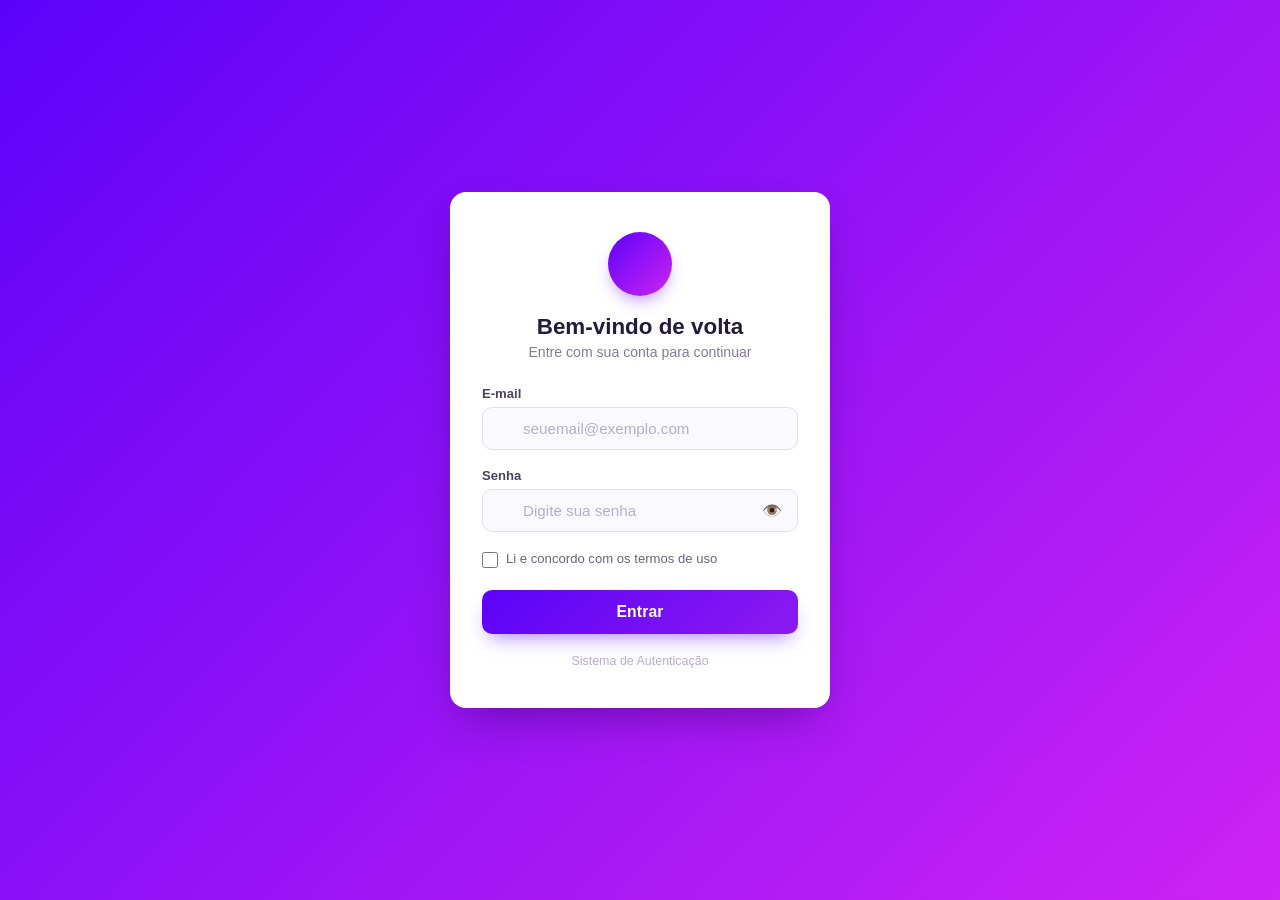
<file: index.html>
<!DOCTYPE html>
<html lang="pt-BR">
<head>
  <meta charset="UTF-8">
  <meta name="viewport" content="width=device-width, initial-scale=1.0">
  <title>Login — Sistema de Autenticação</title>
  <link rel="stylesheet" href="estilologin.css">
</head>
<body>

  <form class="boxLogin" id="formLogin" novalidate>
    <div class="icone-topo">
      <i class="bi bi-lock-fill"></i>
    </div>
    <h1>Bem-vindo de volta</h1>
    <p class="subtitulo">Entre com sua conta para continuar</p>

    <div class="campo">
      <label for="email">E-mail</label>
      <div class="campo-input">
        <i class="bi bi-envelope icone-campo"></i>
        <input type="email" id="email" placeholder="seuemail@exemplo.com" autocomplete="username">
      </div>
    </div>

    <div class="campo">
      <label for="senha">Senha</label>
      <div class="campo-input">
        <i class="bi bi-lock icone-campo"></i>
        <input type="password" id="senha" placeholder="Digite sua senha" autocomplete="current-password">
        <button type="button" class="alternar-senha" id="btnAlternarSenha" aria-label="Mostrar senha">
          <span id="iconeAlternarSenha">👁️</span>
        </button>
      </div>
    </div>

    <div class="linha-termos">
      <input type="checkbox" id="termoDeUso">
      <label for="termoDeUso">Li e concordo com os termos de uso</label>
    </div>

    <button type="submit" class="btn-entrar">Entrar</button>

    <p class="rodape-login">Sistema de Autenticação</p>
  </form>

  <script src="scriptlogin.js"></script>
</body>
</html>
</file>
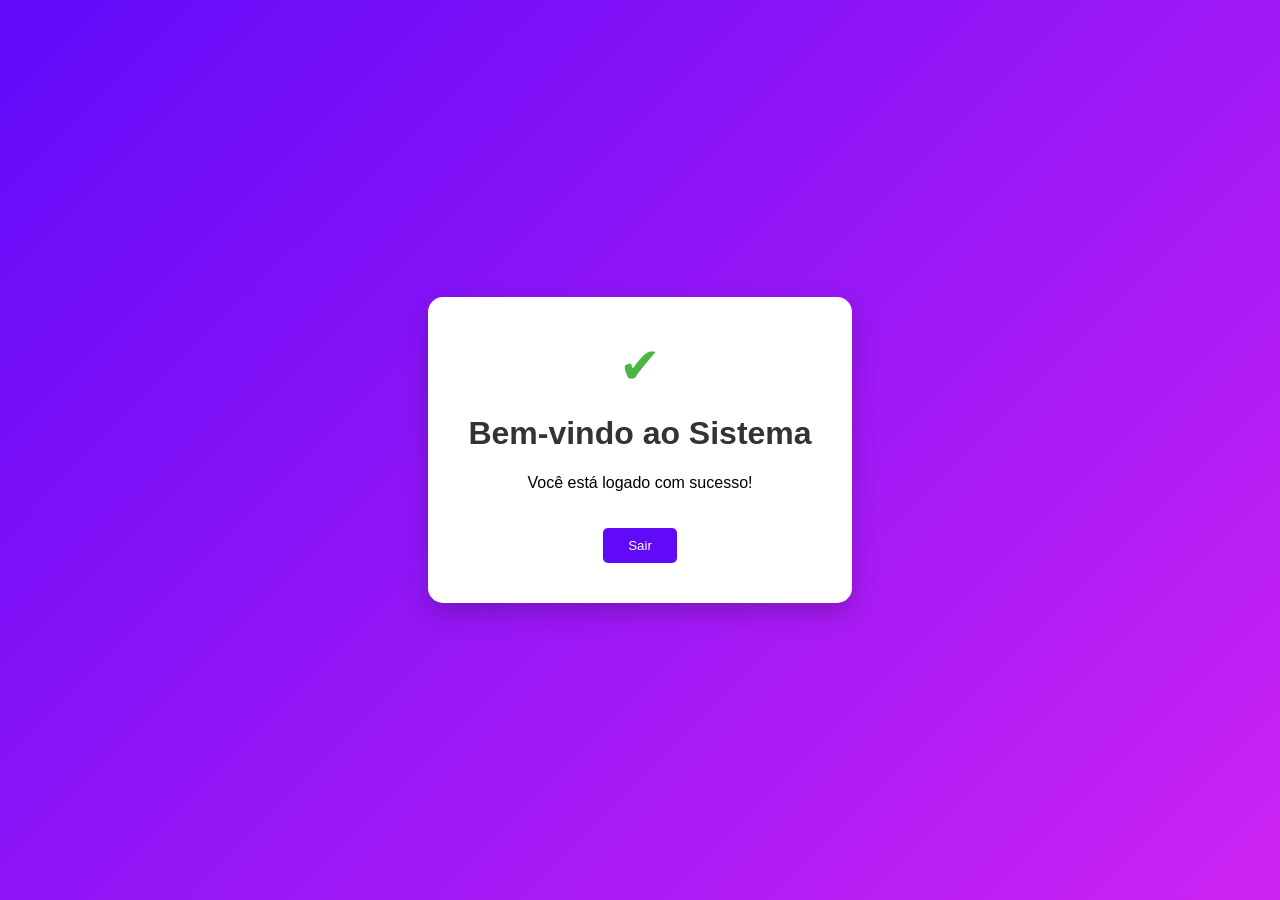
<file: home.html>
<!DOCTYPE html>
<html lang="pt-br">
<head>
    <meta charset="UTF-8">
    <meta name="viewport" content="width=device-width, initial-scale=1.0">
    <title>Bem vindo</title>
    <style>
        body {
            display: flex;
            justify-content: center;
            align-items: center;
            height: 100vh;
            margin: 0;
            background: linear-gradient(135deg, #600af9 0%, #cd23f3 100%);
            font-family: Arial,sans-serif;
        }
        
        .card {
            background: white;
            padding: 40px;
            border-radius: 15px;
            box-shadow: 0 10px 25px rgba(0,0,0,0.2);
            text-align: center;
        }

        h1 {
            color: #333;
            margin-top: 0;
        }

        .success-icon {
            font-size: 50px;
            color: #4BB543;
            margin-bottom: 20px;
        }

        button {
            margin-top: 20px;
            padding: 10px 25px;
            border: none;
            background-color:#600af9 ;
            color: white;
            cursor: pointer;
            transition: 0.3s;
            border-radius: 5px;
        }

        button:hover {
            background-color: #cd23f3;
        }
    </style>

    <div class= "card">
        <div class="success-icon">&#10004;</div>
</head>
<body>
    <h1>Bem-vindo ao Sistema</h1>
    <p>Você está logado com sucesso!</p>
    <button onclick="location.href='index.html'">Sair</button>
    </div>
</body>
</html>
</file>
<file: estilologin.css>
* {
  margin: 0;
  padding: 0;
  box-sizing: border-box;
}

body {
  min-height: 100vh;
  display: flex;
  align-items: center;
  justify-content: center;
  padding: 24px;
  font-family: 'Segoe UI', Arial, Helvetica, sans-serif;
  background: linear-gradient(135deg, #5c02f9, #cd23f3);
  background-attachment: fixed;
}

.boxLogin {
  background-color: #ffffff;
  width: 100%;
  max-width: 380px;
  border-radius: 16px;
  padding: 40px 32px;
  box-shadow: 0 20px 45px -15px rgba(30, 0, 70, 0.45);
  animation: entrar 0.4s ease;
}

@keyframes entrar {
  from { opacity: 0; transform: translateY(12px); }
  to   { opacity: 1; transform: translateY(0); }
}

.icone-topo {
  width: 64px;
  height: 64px;
  border-radius: 50%;
  background: linear-gradient(135deg, #5c02f9, #cd23f3);
  display: flex;
  align-items: center;
  justify-content: center;
  margin: 0 auto 18px;
  box-shadow: 0 8px 18px -6px rgba(92, 2, 249, 0.5);
}

.icone-topo i {
  font-size: 28px;
  color: #ffffff;
}

h1 {
  text-align: center;
  font-size: 1.4rem;
  font-weight: 700;
  color: #241a3d;
  margin-bottom: 4px;
}

.subtitulo {
  text-align: center;
  color: #837b98;
  font-size: 0.88rem;
  margin-bottom: 26px;
}

.campo {
  margin-bottom: 18px;
}

.campo label {
  display: block;
  font-size: 0.82rem;
  font-weight: 600;
  color: #4a4360;
  margin-bottom: 6px;
}

.campo-input {
  position: relative;
  display: flex;
  align-items: center;
}

.campo-input i.icone-campo {
  position: absolute;
  left: 14px;
  color: #a99fc2;
  font-size: 1rem;
  pointer-events: none;
}

.campo-input input {
  width: 100%;
  padding: 12px 14px 12px 40px;
  border: 1.5px solid #e3ddf0;
  border-radius: 10px;
  font-size: 0.95rem;
  color: #241a3d;
  background: #faf9fd;
  transition: border-color 0.2s ease, box-shadow 0.2s ease, background 0.2s ease;
}

.campo-input input::placeholder {
  color: #b6aecf;
}

.campo-input input:focus {
  outline: none;
  border-color: #5c02f9;
  background: #ffffff;
  box-shadow: 0 0 0 3px rgba(92, 2, 249, 0.12);
}

.campo-input .alternar-senha {
  position: absolute;
  right: 12px;
  background: none;
  border: none;
  width: auto;
  padding: 4px;
  margin: 0;
  color: #a99fc2;
  cursor: pointer;
  display: flex;
  font-size: 1rem;
}

.campo-input .alternar-senha:hover {
  color: #5c02f9;
}

.linha-termos {
  display: flex;
  align-items: flex-start;
  gap: 8px;
  margin-bottom: 22px;
}

.linha-termos input[type="checkbox"] {
  width: 16px;
  height: 16px;
  margin-top: 2px;
  accent-color: #5c02f9;
  cursor: pointer;
  flex-shrink: 0;
}

.linha-termos label {
  font-size: 0.82rem;
  color: #6b6280;
  line-height: 1.4;
  cursor: pointer;
}

button.btn-entrar {
  width: 100%;
  padding: 13px;
  border: none;
  border-radius: 10px;
  background: linear-gradient(135deg, #5c02f9, #8b1af0);
  color: #ffffff;
  font-size: 0.98rem;
  font-weight: 600;
  letter-spacing: 0.01em;
  cursor: pointer;
  transition: transform 0.15s ease, box-shadow 0.15s ease, opacity 0.15s ease;
  box-shadow: 0 10px 20px -8px rgba(92, 2, 249, 0.55);
}

button.btn-entrar:hover {
  transform: translateY(-1px);
  box-shadow: 0 14px 24px -8px rgba(92, 2, 249, 0.6);
}

button.btn-entrar:active {
  transform: translateY(0);
  opacity: 0.92;
}

.rodape-login {
  text-align: center;
  margin-top: 20px;
  font-size: 0.78rem;
  color: #b6aecf;
}

@media (max-width: 420px) {
  .boxLogin {
    padding: 32px 22px;
  }
}
.alternar-senha {
  background: transparent;
  border: none;
  font-size: 20px;
  cursor: pointer;
  padding: 0 8px;
  box-shadow: none;
}
</file>
